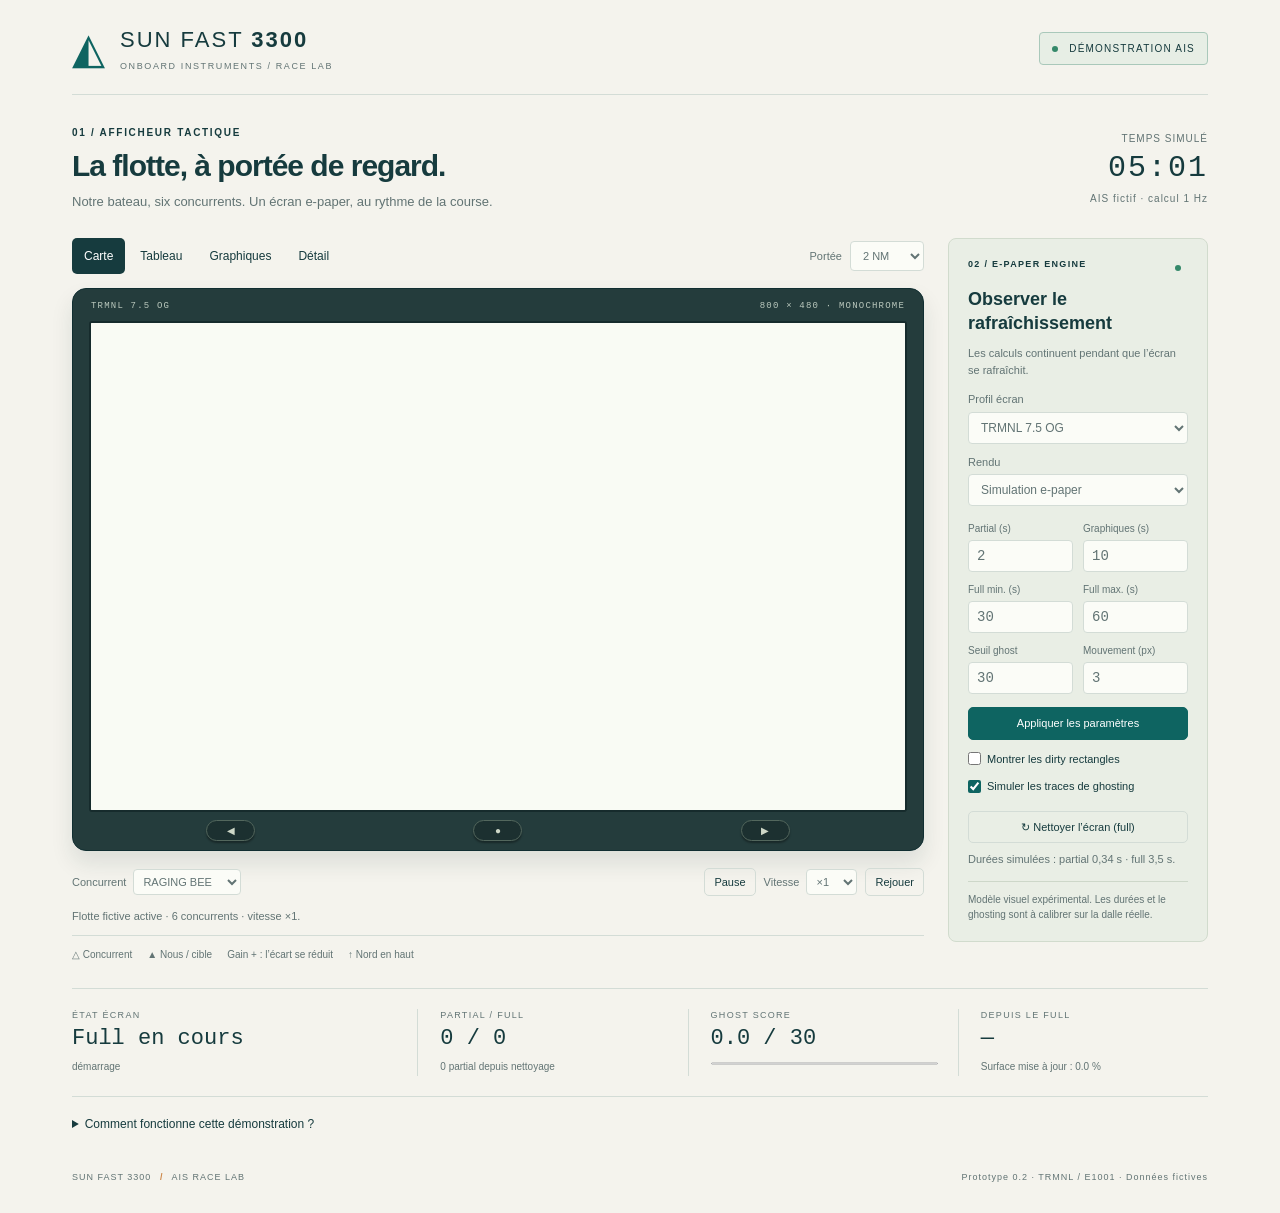
<file: docs/index.html>
<!doctype html>
<html lang="fr">
<head>
  <meta charset="utf-8">
  <meta name="viewport" content="width=device-width, initial-scale=1">
  <meta name="description" content="Simulateur AIS Sun Fast 3300 : une flotte fictive et un afficheur e-paper 800 × 480. Démonstration autonome.">
  <title>Sun Fast 3300 · AIS Race Lab</title>
  <link rel="icon" href="data:,">
  <link rel="stylesheet" href="./style.css">
  <script defer src="./core.js"></script>
  <script defer src="./epaper.js"></script>
  <script defer src="./renderer.js"></script>
  <script defer src="./app.js"></script>
</head>
<body data-source="demo">
<main>
  <header class="masthead">
    <div class="brand"><span class="sail" aria-hidden="true">◭</span><span>SUN FAST <b>3300</b><small>ONBOARD INSTRUMENTS / RACE LAB</small></span></div>
    <span class="badge"><span class="dot"></span> DÉMONSTRATION AIS</span>
  </header>
  <div class="intro"><div><p class="eyebrow">01 / AFFICHEUR TACTIQUE</p><h1>La flotte, à portée de regard.</h1><p>Notre bateau, six concurrents. Un écran e-paper, au rythme de la course.</p></div>
    <div class="clock"><span>TEMPS SIMULÉ</span><strong id="sim-time">05:00</strong><small id="source">AIS fictif · calcul 1 Hz</small></div></div>
  <div class="workspace">
    <section class="instrument" aria-label="Simulateur d’afficheur">
      <div class="toolbar"><nav aria-label="Vues de l’afficheur">
        <button data-page="0" aria-pressed="true">Carte</button><button data-page="1" aria-pressed="false">Tableau</button>
        <button data-page="2" aria-pressed="false">Graphiques</button><button data-page="3" aria-pressed="false">Détail</button>
      </nav><label class="range">Portée <select id="range"><option value="0.5">0,5 NM</option><option value="1">1 NM</option><option value="2" selected>2 NM</option><option value="5">5 NM</option></select></label></div>
      <div class="device">
        <div class="device-top"><span id="device-name">TRMNL 7.5 OG</span><span>800 × 480 · MONOCHROME</span></div>
        <div class="display" id="display">
          <canvas id="screen" width="800" height="480" tabindex="0" aria-label="Afficheur AIS, vue Carte. Flèches : pages ; Entrée : concurrent suivant."></canvas>
          <canvas id="overlay" width="800" height="480" aria-hidden="true"></canvas>
          <div id="refresh-flash" aria-hidden="true"></div>
        </div>
        <div class="hardware"><button id="previous" aria-label="Page précédente">◀</button><button id="next-target" aria-label="Concurrent suivant">●</button><button id="next" aria-label="Page suivante">▶</button></div>
      </div>
      <div class="playback"><label>Concurrent <select id="target"></select></label><div><button id="pause">Pause</button><label>Vitesse <select id="speed"><option value="1">×1</option><option value="5">×5</option><option value="20">×20</option></select></label><button id="reset" title="Repartir avec 5 minutes d’historique fictif">Rejouer</button></div></div>
      <p id="connection" role="status">Flotte fictive active · 5 min d’historique préchargées.</p>
      <p id="accessible-summary" class="sr-only"></p>
      <div class="legend"><span>△ Concurrent</span><span>▲ Nous / cible</span><span>Gain + : l’écart se réduit</span><span>↑ Nord en haut</span></div>
    </section>
    <aside aria-label="Réglages e-paper">
      <div class="panel-title"><span class="eyebrow">02 / E-PAPER ENGINE</span><span class="live-dot"></span></div>
      <h2>Observer le rafraîchissement</h2>
      <p class="help">Les calculs continuent pendant que l’écran se rafraîchit.</p>
      <label class="wide">Profil écran <select id="profile"><option value="trmnl">TRMNL 7.5 OG</option><option value="e1001">reTerminal E1001</option></select></label>
      <label class="wide">Rendu <select id="mode"><option value="epaper">Simulation e-paper</option><option value="instant">Instantané</option></select></label>
      <form id="settings">
        <div class="settings-grid">
          <label>Partial (s)<input id="partial" name="partial" type="number" value="2" min="0.5" max="10" step="0.5" required></label>
          <label>Graphiques (s)<input id="graph" name="graph" type="number" value="10" min="1" max="60" step="1" required></label>
          <label>Full min. (s)<input id="fullMin" name="fullMin" type="number" value="30" min="5" max="120" step="1" required></label>
          <label>Full max. (s)<input id="fullMax" name="fullMax" type="number" value="60" min="5" max="180" step="1" required></label>
          <label>Seuil ghost<input id="ghostLimit" name="ghostLimit" type="number" value="30" min="1" max="200" step="1" required></label>
          <label>Mouvement (px)<input id="movement" name="movement" type="number" value="3" min="1" max="15" step="1" required></label>
        </div>
        <button class="apply" type="submit">Appliquer les paramètres</button>
        <p id="settings-message" role="status"></p>
      </form>
      <label class="check"><input id="diagnostic" type="checkbox"> Montrer les dirty rectangles</label>
      <label class="check"><input id="ghosting" type="checkbox" checked> Simuler les traces de ghosting</label>
      <button id="cleanup" class="cleanup">↻ Nettoyer l’écran (full)</button>
      <p class="help" id="timings">Durées simulées : partial 0,34 s · full 3,5 s.</p>
      <p class="fine">Modèle visuel expérimental. Les durées et le ghosting sont à calibrer sur la dalle réelle.</p>
    </aside>
  </div>
  <section class="telemetry" aria-label="Diagnostic du rafraîchissement">
    <div><span>ÉTAT ÉCRAN</span><strong id="refresh-state">Initialisation</strong><small id="refresh-reason">démarrage</small></div>
    <div><span>PARTIAL / FULL</span><strong id="counts">0 / 0</strong><small id="partial-run">0 partial depuis nettoyage</small></div>
    <div><span>GHOST SCORE</span><strong id="ghost-score">0 / 30</strong><progress id="ghost-meter" value="0" max="30" aria-label="Score de ghosting"></progress></div>
    <div><span>DEPUIS LE FULL</span><strong id="full-age">0 s</strong><small id="area">Surface mise à jour : 0 %</small></div>
  </section>
  <details class="notes"><summary>Comment fonctionne cette démonstration ?</summary>
    <p>Le navigateur simule le Sun Fast et six concurrents, avec un échantillon par seconde simulée. ×5 et ×20 accélèrent la flotte ; les délais e-paper restent en secondes réelles. Les onglets masqués suspendent la flotte. Les boutons sous l’écran reproduisent trois boutons physiques.</p>
    <p>Seuils : mouvement 3 px, distance 0,01 NM, SOG 0,05 kn, COG 2°, gain 5 m. Les changements sont comparés au dernier affichage. Les rectangles englobent les anciennes et nouvelles positions, avec leurs labels et vecteurs. Les graphiques affichent 30 minutes, avec un point toutes les 10 secondes.</p>
    <p>Un full est demandé à 60 s, ou dès 30 s si le score dépasse la moitié du seuil, ou immédiatement au seuil de ghosting. Changer de page, de portée, de cible ou de profil provoque aussi un full. « Instantané » enlève les délais et la rémanence.</p>
    <p>Le gain représente la réduction de distance, pas un classement de course. Le CPA/TCPA est une projection locale à routes et vitesses constantes ; une cible qui s’éloigne a un TCPA ramené à zéro. Toutes les positions sont fictives.</p>
  </details>
  <footer><span>SUN FAST 3300 <b>/</b> AIS RACE LAB</span><span>Prototype 0.2 · TRMNL / E1001 · Données fictives</span></footer>
</main>
<noscript>Activez JavaScript pour démarrer la flotte AIS fictive.</noscript>
</body>
</html>
</file>
<file: docs/style.css>
:root{color-scheme:light;--ink:#163b3e;--muted:#627474;--paper:#f4f3ed;--line:#d3dcd6;--accent:#0e6461}
*{box-sizing:border-box}body{margin:0;background:var(--paper);color:var(--ink);font:14px/1.5 'Segoe UI',Arial,sans-serif}main{max-width:1200px;margin:auto;padding:0 32px}.masthead{display:flex;justify-content:space-between;align-items:center;border-bottom:1px solid var(--line);padding:26px 0 22px}.brand{display:flex;align-items:center;gap:13px;font-size:22px;letter-spacing:2px;line-height:1.25}.brand small{display:block;font-size:9px;letter-spacing:1.6px;margin-top:7px;color:var(--muted)}.sail{font-size:43px;line-height:1;color:var(--accent)}.badge{font-size:10px;letter-spacing:1.2px;padding:8px 12px;border:1px solid #a9c8ba;border-radius:4px;background:#e7eee5}.dot,.live-dot{display:inline-block;width:6px;height:6px;background:#35896a;border-radius:100%;margin-right:7px}.intro{display:flex;justify-content:space-between;align-items:center;padding:30px 0 26px}.eyebrow{font-size:10px;letter-spacing:1.7px;font-weight:700;margin:0 0 7px}h1{font-size:30px;line-height:1.25;font-weight:600;letter-spacing:-1px;margin:0 0 8px}.intro p:not(.eyebrow){margin:0;color:var(--muted);font-size:13px}.clock{text-align:right;min-width:170px}.clock span,.clock small{display:block;font-size:10px;letter-spacing:1px;color:var(--muted)}.clock strong{font:30px/1.5 Consolas,monospace;letter-spacing:2px}.workspace{display:grid;grid-template-columns:minmax(0,1fr) 260px;gap:24px;align-items:start}.toolbar{display:flex;justify-content:space-between;align-items:center;margin-bottom:14px;gap:8px}nav{display:flex;gap:3px}button,select,input{font:inherit;color:inherit}button{cursor:pointer;border:1px solid var(--line);background:transparent;border-radius:5px;padding:7px 12px;font-size:12px;transition:background .15s}button:hover{background:#e0e8df}button:focus-visible,select:focus-visible,input:focus-visible,canvas:focus-visible,summary:focus-visible{outline:3px solid #e49942;outline-offset:3px}button:disabled,select:disabled{opacity:.5;cursor:default}nav button{border-color:transparent;padding:8px 11px}nav button[aria-pressed=true]{background:var(--ink);color:white}label{font-size:11px;color:var(--muted)}select,input[type=number]{background:#fbfcf7;border:1px solid var(--line);border-radius:4px;padding:7px 8px;max-width:100%}.range{white-space:nowrap}.range select{margin-left:5px;font-size:11px}.device{background:#243c3c;border-radius:14px;padding:12px 16px 0;box-shadow:0 12px 22px #122e301b;border:1px solid #102e31}.device-top{display:flex;justify-content:space-between;color:#bac8bd;font:9px Consolas,monospace;letter-spacing:1.2px;padding:0 2px 10px}.display{position:relative;width:100%;aspect-ratio:5/3;overflow:hidden;background:#fafbf4;border:2px solid #162b2c;border-radius:3px}canvas{display:block;width:100%;height:auto;aspect-ratio:5/3}#overlay,#refresh-flash{position:absolute;inset:0;pointer-events:none}#refresh-flash{background:#fafbf4;opacity:0;transition:opacity .12s}#refresh-flash.active{opacity:.9}.hardware{display:flex;justify-content:space-around;padding:8px 8px 9px}.hardware button{background:#1c3030;border:1px solid #53675d;border-radius:16px;color:#ced7c7;width:49px;padding:2px 0;font-size:10px;box-shadow:0 2px 2px #0005}.hardware button:hover{background:#496056}.playback{display:flex;align-items:center;justify-content:space-between;gap:8px;margin-top:17px}.playback>div{display:flex;align-items:center;gap:8px}.playback select{font-size:11px;padding:5px}.playback label{display:inline-flex;gap:7px;align-items:center}.playback button{padding:5px 9px;font-size:11px}#connection{font-size:11px;color:var(--muted);margin:12px 0 10px}#connection.error{color:#a33b20;font-weight:600}.legend{display:flex;flex-wrap:wrap;gap:15px;color:var(--muted);font-size:10px;border-top:1px solid var(--line);padding-top:11px}aside{background:#e9eee5;border:1px solid #d1dbcd;border-radius:8px;padding:19px}.panel-title{display:flex;align-items:center;justify-content:space-between}.panel-title .eyebrow{font-size:9px;letter-spacing:1.3px}h2{font-size:18px;line-height:1.3;font-weight:600;margin:10px 0}.help{font-size:11px;color:var(--muted);margin:8px 0 13px}.wide{display:block;margin:10px 0}.wide select{display:block;width:100%;margin-top:4px;font-size:12px}.settings-grid{display:grid;grid-template-columns:1fr 1fr;gap:10px;margin-top:15px}.settings-grid label{display:block;font-size:10px}.settings-grid input{width:100%;display:block;margin-top:4px;font:14px Consolas,monospace}.apply{width:100%;margin-top:13px;background:var(--accent);border-color:var(--accent);color:white;font-size:11px}.apply:hover{background:#184d4b}#settings-message{font-size:11px;color:#934822;margin:6px 0}.check{display:flex;align-items:center;gap:6px;font-size:11px;margin:11px 0;color:var(--ink)}input[type=checkbox]{accent-color:var(--accent);margin:0}.cleanup{width:100%;margin-top:5px;font-size:11px}.fine{font-size:10px;color:var(--muted);border-top:1px solid #cdd7c9;padding-top:10px;margin-bottom:0}.telemetry{margin-top:26px;display:grid;grid-template-columns:1.3fr 1fr 1fr 1fr;border-top:1px solid var(--line);border-bottom:1px solid var(--line);padding:20px 0;gap:20px}.telemetry>div+div{border-left:1px solid var(--line);padding-left:22px}.telemetry span{font-size:9px;letter-spacing:1.3px;display:block;color:var(--muted)}.telemetry strong{display:block;font:22px/1.5 Consolas,monospace}.telemetry small{font-size:10px;color:var(--muted)}progress{display:block;width:100%;height:5px;margin-top:6px;accent-color:var(--accent)}.notes{margin:18px 0;color:var(--muted);font-size:12px}.notes summary{cursor:pointer;color:var(--ink)}.notes p{max-width:950px}footer{display:flex;justify-content:space-between;font-size:9px;letter-spacing:1px;color:var(--muted);padding:20px 0 28px}footer b{color:#cc8546;margin:0 5px}.sr-only{position:absolute;width:1px;height:1px;padding:0;overflow:hidden;clip:rect(0,0,0,0);white-space:nowrap}
@media(min-width:1400px){main{max-width:1280px}.workspace{grid-template-columns:minmax(0,1fr) 280px}}
@media(max-width:960px){main{padding:0 20px}.workspace{grid-template-columns:minmax(0,1fr)}aside{display:grid;grid-template-columns:1fr 1fr;gap:0 24px}aside .panel-title,aside h2,aside>.help,aside>.fine{grid-column:1/-1}aside form{grid-column:1/-1}.settings-grid{grid-template-columns:repeat(6,1fr)}.apply{max-width:240px}.device{max-width:836px;margin:auto}.telemetry{gap:12px}.telemetry>div+div{padding-left:12px}.toolbar{margin-bottom:12px}}
@media(max-width:600px){main{padding:0 12px}.masthead{padding:18px 0}.brand{font-size:17px;letter-spacing:1px}.brand small{font-size:7px}.sail{font-size:31px}.badge{font-size:8px;letter-spacing:0;padding:6px}.intro{padding:23px 0 20px}.intro h1{font-size:24px;max-width:260px}.intro p:not(.eyebrow){font-size:11px;max-width:260px}.clock{min-width:100px}.clock span,.clock small{font-size:8px;letter-spacing:0}.clock strong{font-size:23px}.eyebrow{font-size:9px}.toolbar{flex-wrap:wrap}nav{flex:1}nav button{font-size:11px;padding:7px 9px}.range{font-size:10px}.device{padding:8px 7px 0;border-radius:10px}.device-top{font-size:7px;letter-spacing:.5px}.playback{flex-wrap:wrap}.playback>div{margin-left:auto}.legend{font-size:9px;gap:10px}aside{padding:15px;column-gap:14px}.settings-grid{grid-template-columns:repeat(3,1fr)}.telemetry{grid-template-columns:1fr 1fr;gap:14px}.telemetry>div+div{padding-left:0;border:0}.telemetry strong{font-size:21px}footer{flex-direction:column;gap:6px}}
</file>
